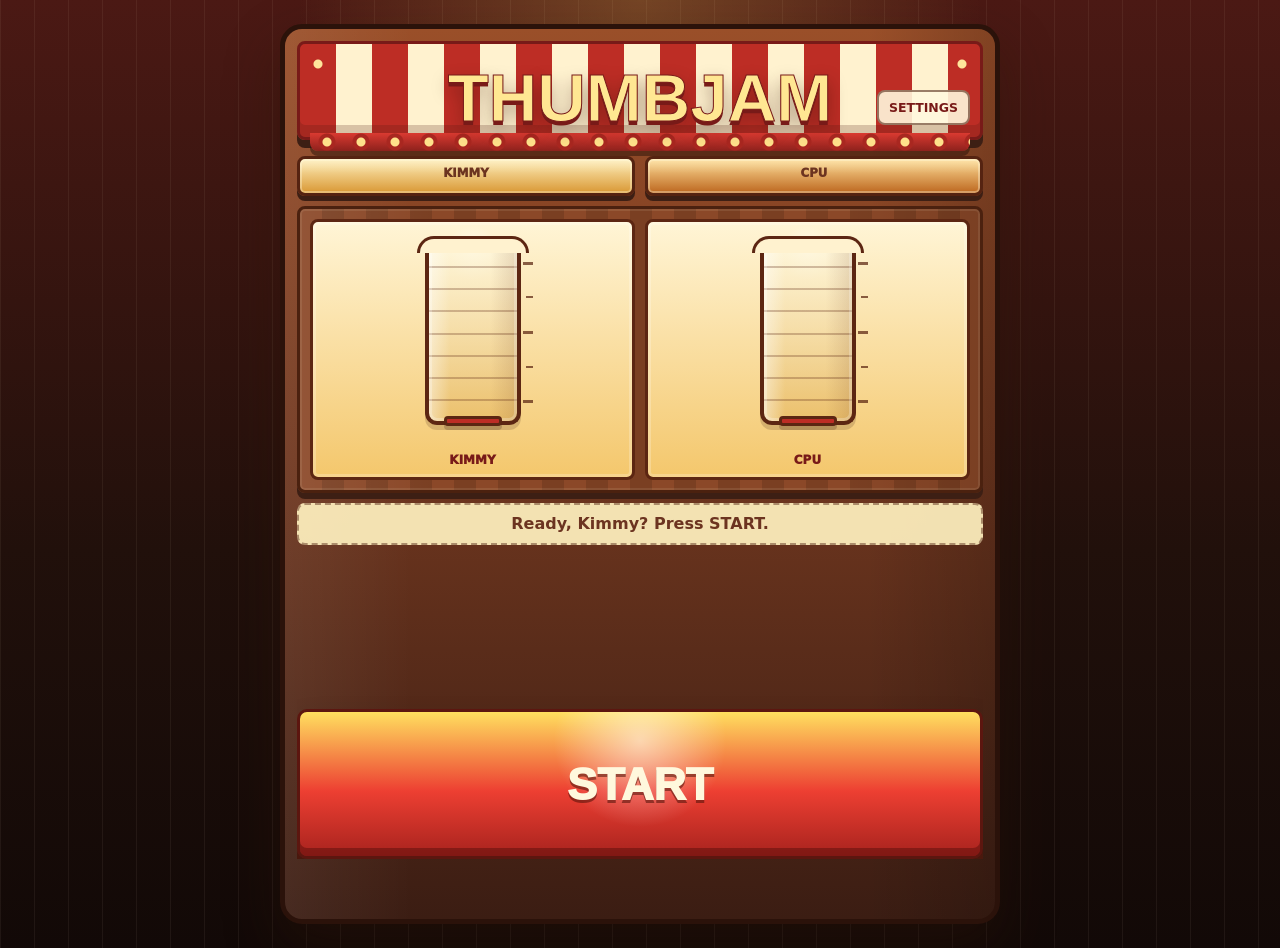
<file: index.html>
<!DOCTYPE html>
<html lang="en">
<head>
  <meta charset="UTF-8" />
  <meta name="viewport" content="width=device-width, initial-scale=1.0" />
  <meta name="theme-color" content="#081c34" />
  <meta name="apple-mobile-web-app-capable" content="yes" />
  <meta name="apple-mobile-web-app-title" content="ThumbJam" />
  <title>ThumbJam</title>
  <link rel="manifest" href="manifest.webmanifest" />
  <link rel="icon" href="icon.svg" type="image/svg+xml" />
  <link rel="apple-touch-icon" href="icon.svg" />
  <link rel="stylesheet" href="styles.css?v=14" />
</head>
<body>
  <div class="game-shell">
    <main id="setupScreen" class="setup-screen is-hidden">
      <header>
        <h1>ThumbJam</h1>
      </header>

      <section id="gameSettingsPanel" class="settings-panel">
        <label class="name-setting">
          Player name:
          <input id="playerNameInput" type="text" maxlength="24" autocomplete="off" />
        </label>
        <label>
          Target drops:
          <select id="targetSelect">
            <option value="25">25</option>
            <option value="35" selected>35</option>
            <option value="50">50</option>
          </select>
        </label>
        <label>
          Difficulty:
          <select id="difficultySelect">
            <option value="easy">Easy</option>
            <option value="medium" selected>Medium</option>
            <option value="hard">Hard</option>
          </select>
        </label>
        <label>
          Score display:
          <select id="scoreDisplaySelect">
            <option value="tubes" selected>Tubes</option>
            <option value="race">Circle Track</option>
          </select>
        </label>
      </section>

      <p id="setupStatus" class="status">Press START to play</p>

      <button id="startButton" class="action-button">START SOLO</button>
      <button id="doneSettingsButton" class="action-button secondary">Done</button>

      <section id="multiplayerPanel" class="settings-panel multiplayer-panel">
        <button id="hostButton" class="action-button secondary">Host Game</button>
        <label>
          Room:
          <input id="roomCodeInput" type="text" maxlength="4" placeholder="ABCD" />
        </label>
        <button id="joinButton" class="action-button secondary">Join Room</button>
        <label class="room-link-row">
          Join link:
          <input id="roomLinkInput" type="text" readonly placeholder="Host a game to create a link" />
        </label>
        <button id="copyLinkButton" class="action-button secondary">Copy Link</button>
      </section>
    </main>

    <main id="gameScreen" class="game-screen">
      <header class="game-header">
        <h1>ThumbJam</h1>
        <button id="settingsButton" class="settings-button" aria-label="Settings">Settings</button>
      </header>

      <div class="scoreboard">
        <div class="score-card">
          <h2 id="playerLabel">You</h2>
          <p id="playerScore">0</p>
        </div>
        <div class="score-card cpu">
          <h2 id="opponentLabel">CPU</h2>
          <p id="cpuScore">0</p>
        </div>
      </div>

      <section class="arena" id="arena">
        <div class="race-track" aria-hidden="true">
          <span class="race-start-line"></span>
          <span id="playerRaceCar" class="race-car player-race-car"></span>
          <span id="cpuRaceCar" class="race-car cpu-race-car"></span>
          <div class="race-key">
            <span id="playerRaceLabel">Player</span>
            <span id="opponentRaceLabel">CPU</span>
          </div>
        </div>
        <div class="lane">
          <div class="score-tube" aria-hidden="true">
            <div class="tower" id="playerTower"></div>
            <div class="score-float"></div>
          </div>
          <span id="playerLaneLabel">Player</span>
        </div>
        <div class="lane cpu-lane">
          <div class="score-tube" aria-hidden="true">
            <div class="tower" id="cpuTower"></div>
            <div class="score-float"></div>
          </div>
          <span id="opponentLaneLabel">CPU</span>
        </div>
      </section>

      <p id="status" class="status">Press START to play</p>

      <div class="play-zone">
        <button id="playButton" class="action-button play-button">START</button>
      </div>

      <div id="countdownOverlay" class="countdown-overlay is-hidden" aria-live="assertive">
        <span id="countdownText">3</span>
      </div>

      <div id="resultsOverlay" class="results-overlay is-hidden" aria-live="assertive">
        <div class="results-panel">
          <h2 id="resultTitle">Winner!</h2>
          <div id="resultScoreSummary" class="result-score-summary" aria-label="Final score">
            <div class="result-score-card">
              <span id="resultPlayerName">You</span>
              <strong id="resultPlayerScore">0</strong>
            </div>
            <div class="result-score-card">
              <span id="resultOpponentName">CPU</span>
              <strong id="resultOpponentScore">0</strong>
            </div>
          </div>
          <p id="resultDetail">Your drops hit the target first.</p>
          <div class="button-row">
            <button id="playAgainButton" class="action-button">Play Again</button>
            <button id="setupButton" class="action-button secondary">Settings</button>
          </div>
        </div>
      </div>
    </main>
  </div>

  <script src="script.js"></script>
  <script>
    if ('serviceWorker' in navigator && (location.protocol === 'https:' || location.hostname === 'localhost')) {
      window.addEventListener('load', () => {
        navigator.serviceWorker.register('./sw.js').catch(() => {});
      });
    }
  </script>
</body>
</html>
</file>
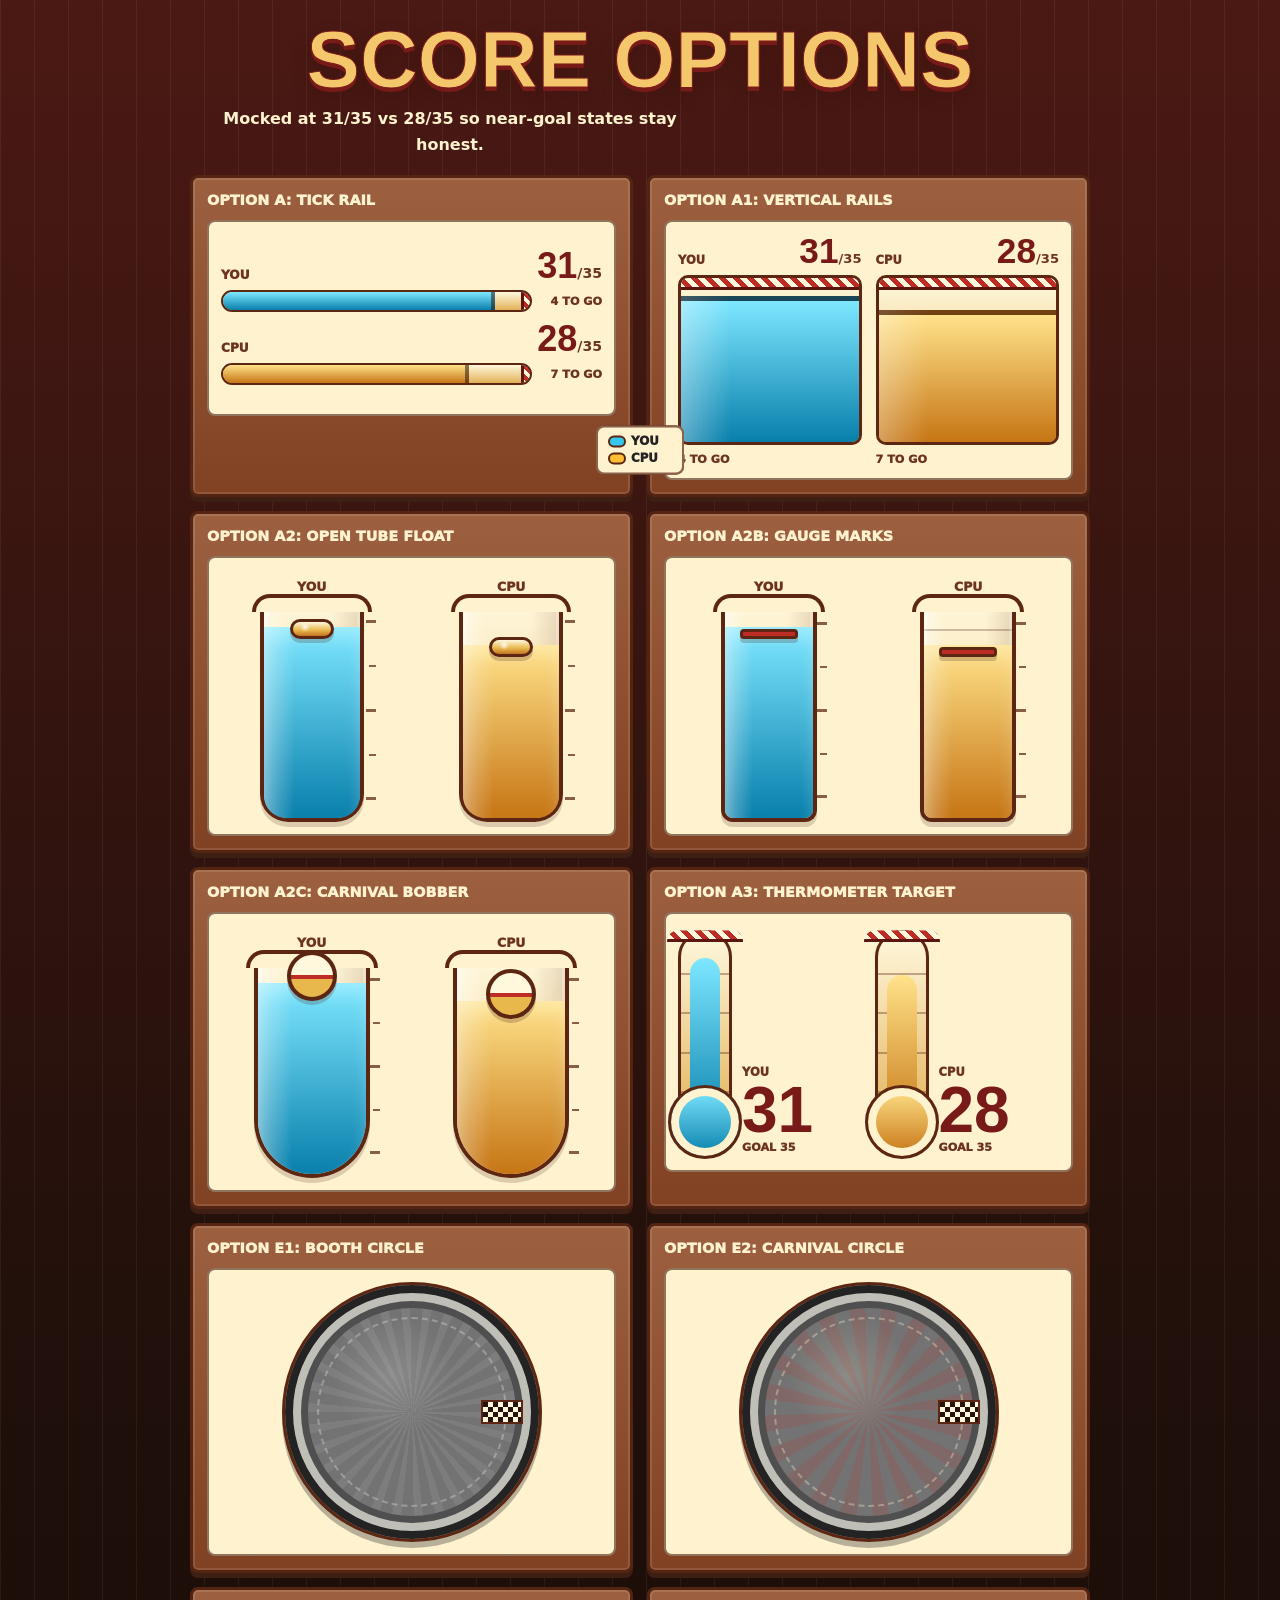
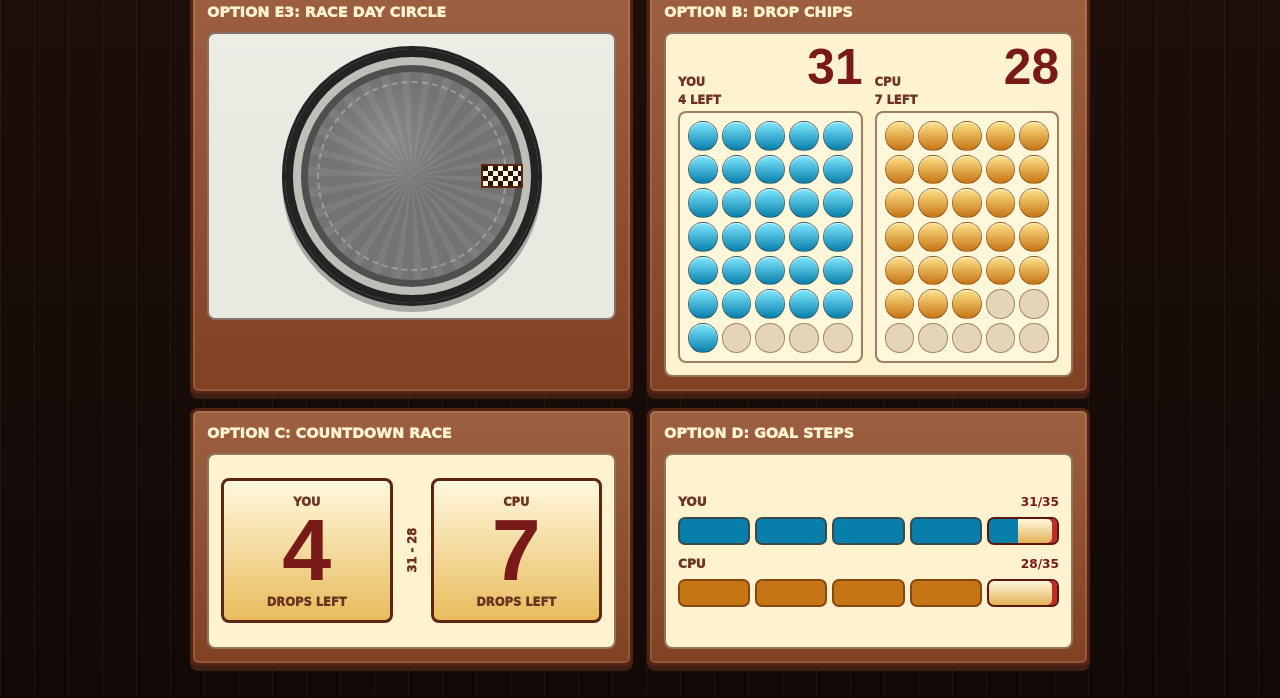
<file: score-mockups.html>
<!DOCTYPE html>
<html lang="en">
<head>
  <meta charset="UTF-8" />
  <meta name="viewport" content="width=device-width, initial-scale=1.0" />
  <title>ThumbJam Score Mockups</title>
  <link rel="stylesheet" href="styles.css?v=13" />
</head>
<body class="mockup-body">
  <main class="mockup-shell">
    <header class="mockup-header">
      <h1>Score Options</h1>
      <p>Mocked at 31/35 vs 28/35 so near-goal states stay honest.</p>
    </header>

    <section class="mockup-grid" aria-label="Score display mockups">
      <article class="mockup-panel">
        <h2>Option A: Tick Rail</h2>
        <div class="score-option score-option-rail">
          <div class="score-row" style="--score: 31; --target: 35; --progress: 88.57%;">
            <div class="score-row-meta">
              <span>You</span>
              <strong>31<span>/35</span></strong>
            </div>
            <div class="rail-meter" aria-hidden="true">
              <span class="rail-fill"></span>
              <span class="rail-goal"></span>
            </div>
            <small>4 to go</small>
          </div>
          <div class="score-row cpu" style="--score: 28; --target: 35; --progress: 80%;">
            <div class="score-row-meta">
              <span>CPU</span>
              <strong>28<span>/35</span></strong>
            </div>
            <div class="rail-meter" aria-hidden="true">
              <span class="rail-fill"></span>
              <span class="rail-goal"></span>
            </div>
            <small>7 to go</small>
          </div>
        </div>
      </article>

      <article class="mockup-panel mockup-panel-wide">
        <h2>Option A1: Vertical Rails</h2>
        <div class="score-option score-option-vertical">
          <div class="vertical-score" style="--progress: 88.57%;">
            <div class="vertical-topline">
              <span>You</span>
              <strong>31<span>/35</span></strong>
            </div>
            <div class="vertical-meter" aria-hidden="true">
              <span class="vertical-fill"></span>
              <span class="vertical-goal"></span>
            </div>
            <small>4 to go</small>
          </div>
          <div class="vertical-score cpu" style="--progress: 80%;">
            <div class="vertical-topline">
              <span>CPU</span>
              <strong>28<span>/35</span></strong>
            </div>
            <div class="vertical-meter" aria-hidden="true">
              <span class="vertical-fill"></span>
              <span class="vertical-goal"></span>
            </div>
            <small>7 to go</small>
          </div>
        </div>
      </article>

      <article class="mockup-panel mockup-panel-wide">
        <h2>Option A2: Open Tube Float</h2>
        <div class="score-option score-option-tubes">
          <div class="tube-pair tube-pair-classic">
            <div class="tube-score" style="--progress: 88.57%;">
              <span>You</span>
              <div class="open-tube" aria-hidden="true">
                <i class="tube-fill"></i>
                <i class="tube-float"></i>
              </div>
            </div>
            <div class="tube-score cpu" style="--progress: 80%;">
              <span>CPU</span>
              <div class="open-tube" aria-hidden="true">
                <i class="tube-fill"></i>
                <i class="tube-float"></i>
              </div>
            </div>
          </div>
        </div>
      </article>

      <article class="mockup-panel mockup-panel-wide">
        <h2>Option A2b: Gauge Marks</h2>
        <div class="score-option score-option-tubes">
          <div class="tube-pair tube-pair-gauge">
            <div class="tube-score" style="--progress: 88.57%;">
              <span>You</span>
              <div class="open-tube" aria-hidden="true">
                <i class="tube-fill"></i>
                <i class="tube-float"></i>
              </div>
            </div>
            <div class="tube-score cpu" style="--progress: 80%;">
              <span>CPU</span>
              <div class="open-tube" aria-hidden="true">
                <i class="tube-fill"></i>
                <i class="tube-float"></i>
              </div>
            </div>
          </div>
        </div>
      </article>

      <article class="mockup-panel mockup-panel-wide">
        <h2>Option A2c: Carnival Bobber</h2>
        <div class="score-option score-option-tubes">
          <div class="tube-pair tube-pair-bobber">
            <div class="tube-score" style="--progress: 88.57%;">
              <span>You</span>
              <div class="open-tube" aria-hidden="true">
                <i class="tube-fill"></i>
                <i class="tube-float"></i>
              </div>
            </div>
            <div class="tube-score cpu" style="--progress: 80%;">
              <span>CPU</span>
              <div class="open-tube" aria-hidden="true">
                <i class="tube-fill"></i>
                <i class="tube-float"></i>
              </div>
            </div>
          </div>
        </div>
      </article>

      <article class="mockup-panel mockup-panel-wide">
        <h2>Option A3: Thermometer Target</h2>
        <div class="score-option score-option-thermo">
          <div class="thermo-score" style="--progress: 88.57%;">
            <div class="thermo-meter" aria-hidden="true">
              <span class="thermo-fill"></span>
              <span class="thermo-target"></span>
            </div>
            <div class="thermo-copy">
              <span>You</span>
              <strong>31</strong>
              <small>Goal 35</small>
            </div>
          </div>
          <div class="thermo-score cpu" style="--progress: 80%;">
            <div class="thermo-meter" aria-hidden="true">
              <span class="thermo-fill"></span>
              <span class="thermo-target"></span>
            </div>
            <div class="thermo-copy">
              <span>CPU</span>
              <strong>28</strong>
              <small>Goal 35</small>
            </div>
          </div>
        </div>
      </article>

      <article class="mockup-panel mockup-panel-wide">
        <h2>Option E1: Booth Circle</h2>
        <div class="score-option score-option-oval score-option-oval-booth">
          <div class="oval-track" aria-hidden="true">
            <span class="start-line"></span>
            <span class="track-car player-car" style="--turn: 318.85deg;"></span>
            <span class="track-car cpu-car" style="--turn: 288deg;"></span>
          </div>
          <div class="oval-key">
            <span>You</span>
            <span>CPU</span>
          </div>
        </div>
      </article>

      <article class="mockup-panel mockup-panel-wide">
        <h2>Option E2: Carnival Circle</h2>
        <div class="score-option score-option-oval score-option-oval-carnival">
          <div class="oval-track" aria-hidden="true">
            <span class="start-line"></span>
            <span class="track-car player-car" style="--turn: 318.85deg;"></span>
            <span class="track-car cpu-car" style="--turn: 288deg;"></span>
          </div>
          <div class="oval-key">
            <span>You</span>
            <span>CPU</span>
          </div>
        </div>
      </article>

      <article class="mockup-panel mockup-panel-wide">
        <h2>Option E3: Race Day Circle</h2>
        <div class="score-option score-option-oval score-option-oval-raceday">
          <div class="oval-track" aria-hidden="true">
            <span class="start-line"></span>
            <span class="track-car player-car" style="--turn: 318.85deg;"></span>
            <span class="track-car cpu-car" style="--turn: 288deg;"></span>
          </div>
          <div class="oval-key">
            <span>You</span>
            <span>CPU</span>
          </div>
        </div>
      </article>

      <article class="mockup-panel">
        <h2>Option B: Drop Chips</h2>
        <div class="score-option score-option-chips">
          <div class="chip-score">
            <span>You</span>
            <strong>31</strong>
            <small>4 left</small>
            <div class="chip-lane" style="--filled: 31;">
              <i class="filled"></i><i class="filled"></i><i class="filled"></i><i class="filled"></i><i class="filled"></i><i class="filled"></i><i class="filled"></i>
              <i class="filled"></i><i class="filled"></i><i class="filled"></i><i class="filled"></i><i class="filled"></i><i class="filled"></i><i class="filled"></i>
              <i class="filled"></i><i class="filled"></i><i class="filled"></i><i class="filled"></i><i class="filled"></i><i class="filled"></i><i class="filled"></i>
              <i class="filled"></i><i class="filled"></i><i class="filled"></i><i class="filled"></i><i class="filled"></i><i class="filled"></i><i class="filled"></i>
              <i class="filled"></i><i class="filled"></i><i class="filled"></i><i></i><i></i><i></i><i></i>
            </div>
          </div>
          <div class="chip-score cpu">
            <span>CPU</span>
            <strong>28</strong>
            <small>7 left</small>
            <div class="chip-lane" style="--filled: 28;">
              <i class="filled"></i><i class="filled"></i><i class="filled"></i><i class="filled"></i><i class="filled"></i><i class="filled"></i><i class="filled"></i>
              <i class="filled"></i><i class="filled"></i><i class="filled"></i><i class="filled"></i><i class="filled"></i><i class="filled"></i><i class="filled"></i>
              <i class="filled"></i><i class="filled"></i><i class="filled"></i><i class="filled"></i><i class="filled"></i><i class="filled"></i><i class="filled"></i>
              <i class="filled"></i><i class="filled"></i><i class="filled"></i><i class="filled"></i><i class="filled"></i><i class="filled"></i><i class="filled"></i>
              <i></i><i></i><i></i><i></i><i></i><i></i><i></i>
            </div>
          </div>
        </div>
      </article>

      <article class="mockup-panel">
        <h2>Option C: Countdown Race</h2>
        <div class="score-option score-option-countdown">
          <div class="countdown-score">
            <span>You</span>
            <strong>4</strong>
            <small>drops left</small>
          </div>
          <div class="countdown-vs">31 - 28</div>
          <div class="countdown-score cpu">
            <span>CPU</span>
            <strong>7</strong>
            <small>drops left</small>
          </div>
        </div>
      </article>

      <article class="mockup-panel">
        <h2>Option D: Goal Steps</h2>
        <div class="score-option score-option-steps">
          <div class="step-score" style="--progress: 88.57%;">
            <div class="step-label">
              <span>You</span>
              <strong>31/35</strong>
            </div>
            <div class="step-track" aria-hidden="true">
              <span style="--fill: 100%;"></span><span style="--fill: 100%;"></span><span style="--fill: 100%;"></span><span style="--fill: 100%;"></span><span style="--fill: 42.85%;"></span>
            </div>
          </div>
          <div class="step-score cpu" style="--progress: 80%;">
            <div class="step-label">
              <span>CPU</span>
              <strong>28/35</strong>
            </div>
            <div class="step-track" aria-hidden="true">
              <span style="--fill: 100%;"></span><span style="--fill: 100%;"></span><span style="--fill: 100%;"></span><span style="--fill: 100%;"></span><span style="--fill: 0%;"></span>
            </div>
          </div>
        </div>
      </article>
    </section>
  </main>
</body>
</html>
</file>
<file: styles.css>
:root {
  --bg: #20110c;
  --booth-red: #bd2d25;
  --booth-red-dark: #781a18;
  --cream: #fff2cf;
  --cream-deep: #f4c76c;
  --wood: #7a3f22;
  --wood-dark: #3d1f14;
  --ink: #27120d;
  --text: #fff8dd;
  --muted: #6c3420;
  --player: #35c7f0;
  --player-deep: #087fab;
  --cpu: #ffbd35;
  --cpu-deep: #c67514;
  --shadow: 0 24px 54px rgba(48, 20, 8, 0.38);
}

* {
  box-sizing: border-box;
}

body {
  margin: 0;
  min-height: 100vh;
  font-family: Avenir Next, Trebuchet MS, system-ui, sans-serif;
  color: var(--text);
  background:
    radial-gradient(circle at 50% 0%, rgba(255, 210, 92, 0.24), transparent 30%),
    linear-gradient(90deg, rgba(255, 242, 207, 0.06) 1px, transparent 1px),
    linear-gradient(180deg, #4b1914 0%, #21100b 58%, #120907 100%);
  background-size: auto, 34px 34px, auto;
  padding: 0;
  touch-action: manipulation;
}

body.is-playing {
  overflow: hidden;
  overscroll-behavior: none;
  touch-action: none;
}

.game-shell {
  width: min(720px, 100%);
  min-height: 100vh;
  min-height: 100svh;
  margin: 0 auto;
  padding: 12px;
  padding-bottom: calc(12px + env(safe-area-inset-bottom));
  background:
    linear-gradient(90deg, rgba(255, 255, 255, 0.06), transparent 18%, transparent 82%, rgba(0, 0, 0, 0.16)),
    linear-gradient(180deg, #9a4f29 0%, #70371f 48%, #3b1d13 100%);
}

.setup-screen {
  display: grid;
  gap: 16px;
}

.game-screen {
  height: calc(100vh - 24px);
  height: calc(100svh - 24px - env(safe-area-inset-bottom));
  min-height: calc(100vh - 24px);
  min-height: calc(100svh - 24px - env(safe-area-inset-bottom));
  display: flex;
  flex-direction: column;
  gap: 10px;
  overflow: hidden;
  overscroll-behavior: none;
  touch-action: none;
  position: relative;
}

.countdown-overlay {
  position: absolute;
  inset: 0;
  z-index: 10;
  display: grid;
  place-items: center;
  background: rgba(31, 12, 8, 0.72);
  color: var(--cream);
  font-size: clamp(5rem, 28vw, 12rem);
  font-weight: 900;
  line-height: 1;
  text-align: center;
  text-shadow: 0 7px 0 var(--booth-red-dark), 0 18px 34px rgba(0, 0, 0, 0.42);
  pointer-events: none;
}

.results-overlay {
  position: absolute;
  inset: 0;
  z-index: 11;
  display: grid;
  place-items: center;
  padding: 18px;
  background: rgba(32, 13, 7, 0.82);
  touch-action: manipulation;
}

.results-panel {
  width: min(420px, 100%);
  display: grid;
  gap: 16px;
  padding: 22px;
  border: 4px solid var(--booth-red-dark);
  border-radius: 8px;
  background:
    linear-gradient(135deg, rgba(255, 255, 255, 0.22), transparent 26%),
    linear-gradient(180deg, #fff0bd, #f0b84f);
  box-shadow: 0 0 0 5px #ffd36f, 0 22px 42px rgba(0, 0, 0, 0.36);
  color: var(--ink);
  text-align: center;
}

.results-panel h2 {
  margin: 0;
  color: var(--booth-red-dark);
  font-size: clamp(2rem, 10vw, 3.4rem);
  font-weight: 1000;
  line-height: 0.95;
  text-transform: uppercase;
  text-shadow: 0 2px 0 #fff7df;
}

.result-score-summary {
  display: grid;
  grid-template-columns: repeat(2, minmax(0, 1fr));
  gap: 10px;
}

.result-score-card {
  min-width: 0;
  display: grid;
  gap: 8px;
  padding: 14px 12px;
  border: 2px solid rgba(94, 41, 18, 0.26);
  border-radius: 8px;
  background: rgba(255, 248, 221, 0.76);
  color: var(--ink);
}

.result-score-card span {
  overflow-wrap: anywhere;
  color: var(--muted);
  font-size: 0.9rem;
  font-weight: 900;
  line-height: 1.1;
  text-transform: uppercase;
}

.result-score-card strong {
  font-size: clamp(2.1rem, 12vw, 4rem);
  line-height: 0.95;
}

.results-panel p {
  margin: 0;
  max-width: none;
  color: var(--muted);
}

header {
  text-align: center;
}

.game-header,
.setup-screen header {
  position: relative;
  display: flex;
  justify-content: center;
  align-items: end;
  min-height: 78px;
  padding: 24px 72px 10px;
  border: 3px solid var(--booth-red-dark);
  border-radius: 8px;
  background:
    radial-gradient(circle at 18px 20px, #ffe59b 0 4px, transparent 5px),
    radial-gradient(circle at calc(100% - 18px) 20px, #ffe59b 0 4px, transparent 5px),
    repeating-linear-gradient(90deg, var(--booth-red) 0 36px, var(--cream) 36px 72px);
  box-shadow: inset 0 -12px 0 rgba(80, 23, 17, 0.22), 0 8px 0 var(--wood-dark);
}

.game-header::after,
.setup-screen header::after {
  content: "";
  position: absolute;
  left: 10px;
  right: 10px;
  bottom: -14px;
  height: 18px;
  border-radius: 0 0 8px 8px;
  background:
    radial-gradient(circle, #ffe08a 0 4px, #a92720 5px 8px, transparent 9px) 0 50% / 34px 18px repeat-x,
    linear-gradient(180deg, #da3a31, #8d211c);
  box-shadow: 0 5px 0 rgba(43, 17, 9, 0.5);
}

.settings-button {
  position: absolute;
  right: 10px;
  bottom: 12px;
  border: 2px solid rgba(74, 29, 14, 0.56);
  border-radius: 8px;
  background: rgba(255, 248, 221, 0.9);
  color: var(--booth-red-dark);
  padding: 8px 10px;
  font: inherit;
  font-size: 0.78rem;
  font-weight: 900;
  cursor: pointer;
  text-transform: uppercase;
}

.settings-button:disabled {
  opacity: 0.42;
  cursor: default;
}

h1 {
  position: relative;
  z-index: 1;
  margin: 0;
  color: #ffe792;
  font-family: Impact, Haettenschweiler, Avenir Next Condensed, sans-serif;
  font-size: clamp(2.2rem, 10vw, 4.2rem);
  font-weight: 900;
  line-height: 0.88;
  letter-spacing: 0;
  text-transform: uppercase;
  -webkit-text-stroke: 1px var(--booth-red-dark);
  text-shadow: 0 4px 0 var(--booth-red-dark), 0 8px 18px rgba(51, 16, 8, 0.4);
}

p {
  margin: 12px auto 0;
  max-width: 680px;
  line-height: 1.6;
  color: var(--cream);
}

.scoreboard {
  display: grid;
  grid-template-columns: repeat(2, minmax(0, 1fr));
  gap: 10px;
  margin-top: 6px;
}

.score-card {
  position: relative;
  min-width: 0;
  padding: 8px 12px 9px;
  border: 3px solid #552311;
  border-radius: 8px;
  background:
    linear-gradient(180deg, rgba(255, 255, 255, 0.18), transparent 42%),
    linear-gradient(180deg, #fff0bd, #d99834);
  box-shadow: inset 0 0 0 2px rgba(255, 248, 221, 0.36), 0 5px 0 var(--wood-dark);
  color: var(--ink);
  text-align: center;
}

.score-card.cpu {
  background:
    linear-gradient(180deg, rgba(255, 255, 255, 0.18), transparent 42%),
    linear-gradient(180deg, #ffe09a, #bd671f);
}

.score-card h2 {
  margin: 0 0 4px;
  color: var(--muted);
  font-size: 0.74rem;
  font-weight: 1000;
  line-height: 1.05;
  text-transform: uppercase;
  overflow-wrap: anywhere;
}

.score-card p {
  margin: 0;
  color: var(--booth-red-dark);
  font-family: Impact, Haettenschweiler, Avenir Next Condensed, sans-serif;
  font-size: 1rem;
  font-weight: 900;
  line-height: 0.92;
  text-shadow: 0 2px 0 rgba(255, 248, 221, 0.72);
  position: absolute;
  width: 1px;
  height: 1px;
  overflow: hidden;
  clip: rect(0 0 0 0);
  white-space: nowrap;
}

.status {
  width: 100%;
  margin: 0;
  max-width: none;
  min-height: 42px;
  display: flex;
  align-items: center;
  justify-content: center;
  padding: 8px 12px;
  border: 2px dashed rgba(78, 31, 15, 0.44);
  border-radius: 8px;
  background: rgba(255, 241, 191, 0.92);
  color: var(--muted);
  text-align: center;
  font-weight: 900;
  line-height: 1.25;
}

.settings-panel {
  display: flex;
  flex-wrap: wrap;
  gap: 12px;
  align-items: stretch;
  margin-top: 12px;
  padding: 16px;
  border: 3px solid #552311;
  border-radius: 8px;
  background:
    linear-gradient(180deg, rgba(255, 248, 221, 0.12), rgba(0, 0, 0, 0.08)),
    #8c4726;
  box-shadow: inset 0 0 0 2px rgba(255, 248, 221, 0.12), 0 5px 0 var(--wood-dark);
}

.settings-panel label {
  margin: 0;
  color: var(--cream);
  display: flex;
  flex: 1 1 180px;
  gap: 10px;
  align-items: center;
  justify-content: space-between;
  font-weight: 800;
}

.settings-panel .name-setting {
  flex-basis: 100%;
}

.name-setting input {
  flex: 1;
}

select,
input {
  min-width: 0;
  border-radius: 8px;
  border: 2px solid rgba(65, 26, 13, 0.58);
  background: #fff8dd;
  color: var(--ink);
  padding: 10px 12px;
  font: inherit;
  font-weight: 800;
}

input::placeholder {
  color: rgba(39, 18, 13, 0.48);
}

.is-hidden {
  display: none !important;
}

.multiplayer-panel {
  display: grid;
  grid-template-columns: 1fr;
}

.room-link-row {
  flex-direction: column;
  align-items: stretch;
}

.button-row {
  display: grid;
  grid-template-columns: repeat(auto-fit, minmax(160px, 1fr));
  gap: 10px;
}

.action-button {
  border: 3px solid #5a210f;
  border-radius: 8px;
  padding: 18px 16px;
  color: var(--ink);
  cursor: pointer;
  background:
    linear-gradient(180deg, rgba(255, 255, 255, 0.42), transparent 38%),
    linear-gradient(180deg, #64dcff, #1595c3 68%, #087fab);
  box-shadow: inset 0 -5px 0 rgba(0, 65, 100, 0.4), 0 7px 0 #3d1f14, 0 16px 24px rgba(50, 20, 8, 0.28);
  font-size: 1.05rem;
  font-weight: 1000;
  text-transform: uppercase;
  touch-action: manipulation;
  transition: transform 0.12s ease, filter 0.12s ease, box-shadow 0.12s ease;
}

body.is-playing .action-button {
  touch-action: manipulation;
}

.play-zone {
  margin-top: auto;
  touch-action: manipulation;
}

.play-button {
  width: 100%;
  min-height: clamp(96px, 19svh, 150px);
  border-color: #5c160f;
  border-radius: 10px;
  background:
    radial-gradient(circle at 50% 20%, rgba(255, 255, 255, 0.55), transparent 24%),
    linear-gradient(180deg, #ffdf5f, #ed3f32 55%, #a8231e);
  box-shadow: inset 0 -8px 0 rgba(92, 15, 10, 0.5), 0 9px 0 #4a180d, 0 18px 28px rgba(45, 17, 7, 0.34);
  color: #fff8dd;
  font-size: clamp(1.65rem, 8vw, 2.8rem);
  letter-spacing: 0;
  text-shadow: 0 3px 0 rgba(76, 17, 8, 0.55);
}

.action-button:hover {
  filter: brightness(1.04);
  transform: translateY(-2px);
}

.action-button:active {
  transform: translateY(5px);
  box-shadow: inset 0 -2px 0 rgba(0, 65, 100, 0.36), 0 2px 0 #3d1f14, 0 8px 14px rgba(50, 20, 8, 0.24);
}

.play-button:active {
  box-shadow: inset 0 -3px 0 rgba(92, 15, 10, 0.5), 0 3px 0 #4a180d, 0 8px 14px rgba(45, 17, 7, 0.28);
}

.action-button.secondary {
  background:
    linear-gradient(180deg, rgba(255, 255, 255, 0.24), transparent 40%),
    linear-gradient(180deg, #fff2cf, #dda94b);
  color: var(--booth-red-dark);
  box-shadow: inset 0 -4px 0 rgba(99, 42, 14, 0.22), 0 5px 0 #3d1f14;
}

.arena {
  display: grid;
  grid-template-columns: repeat(2, minmax(0, 1fr));
  gap: 10px;
  min-height: 0;
  padding: 10px;
  border: 3px solid #4b210f;
  border-radius: 8px;
  background:
    linear-gradient(90deg, rgba(255, 255, 255, 0.07), transparent 20%, transparent 80%, rgba(0, 0, 0, 0.12)),
    repeating-linear-gradient(90deg, #8b4828 0 22px, #7a3f22 22px 44px);
  box-shadow: inset 0 0 0 2px rgba(255, 248, 221, 0.09), 0 6px 0 var(--wood-dark);
}

.lane {
  --progress: 0%;
  min-width: 0;
  min-height: clamp(160px, 29svh, 280px);
  position: relative;
  overflow: visible;
  padding: 16px 12px 34px;
  border: 3px solid #5c2612;
  border-radius: 8px;
  background:
    radial-gradient(circle at 50% 12%, rgba(255, 255, 255, 0.62), transparent 10%),
    linear-gradient(180deg, #fff5d6 0%, #f4c76c 100%);
  box-shadow: inset 0 0 0 3px rgba(255, 255, 255, 0.22);
}

.score-tube {
  content: "";
  position: absolute;
  z-index: 1;
  left: 50%;
  top: 22px;
  bottom: 52px;
  width: min(96px, 58%);
  transform: translateX(-50%);
  overflow: visible;
  border: 4px solid #5c2612;
  border-top: 0;
  border-radius: 0 0 12px 12px;
  background:
    repeating-linear-gradient(0deg, transparent 0 calc(12.5% - 2px), rgba(92, 38, 18, 0.28) calc(12.5% - 2px) 12.5%),
    linear-gradient(90deg, rgba(255, 255, 255, 0.46), transparent 24%, transparent 70%, rgba(92, 38, 18, 0.14)),
    linear-gradient(180deg, rgba(255, 248, 221, 0.78), rgba(226, 177, 86, 0.54));
  box-shadow: inset 0 0 0 3px rgba(255, 255, 255, 0.24), 0 5px 0 rgba(61, 31, 20, 0.18);
}

.score-tube::before {
  content: "";
  position: absolute;
  left: -12px;
  right: -12px;
  top: -8px;
  height: 14px;
  border: 3px solid #5c2612;
  border-bottom: 0;
  border-radius: 999px 999px 0 0;
  background: #fff2cf;
}

.score-tube::after {
  content: "";
  position: absolute;
  inset: 18px -16px 18px auto;
  width: 10px;
  background:
    linear-gradient(#5c2612 0 0) 0 0 / 10px 3px no-repeat,
    linear-gradient(#5c2612 0 0) 3px 25% / 7px 2px no-repeat,
    linear-gradient(#5c2612 0 0) 0 50% / 10px 3px no-repeat,
    linear-gradient(#5c2612 0 0) 3px 75% / 7px 2px no-repeat,
    linear-gradient(#5c2612 0 0) 0 100% / 10px 3px no-repeat;
  opacity: 0.72;
}

.lane span {
  position: absolute;
  z-index: 4;
  bottom: 10px;
  left: 10px;
  right: 10px;
  color: var(--booth-red-dark);
  font-size: 0.75rem;
  font-weight: 1000;
  line-height: 1.05;
  text-align: center;
  text-transform: uppercase;
  overflow-wrap: anywhere;
}

.tower {
  position: absolute;
  z-index: 1;
  inset: auto 0 0;
  width: 100%;
  max-height: 100%;
  height: 0;
  border-radius: 0 0 8px 8px;
  background:
    linear-gradient(90deg, rgba(255, 255, 255, 0.36), transparent 32%),
    linear-gradient(180deg, #7ee7ff, var(--player) 45%, var(--player-deep));
  box-shadow: inset 0 11px 16px rgba(255, 255, 255, 0.24);
  transition: height 0.16s cubic-bezier(0.2, 0.8, 0.2, 1);
}

.score-float {
  content: "";
  position: absolute;
  z-index: 2;
  left: 50%;
  bottom: calc(var(--progress) - 5px);
  width: 58px;
  max-width: calc(100% - 14px);
  height: 10px;
  transform: translateX(-50%);
  border: 3px solid #5c2612;
  border-radius: 4px;
  background: var(--booth-red);
  box-shadow: 0 4px 0 rgba(61, 31, 20, 0.22);
  animation: tube-bob 720ms ease-in-out infinite alternate;
}

.cpu-lane .tower {
  background:
    linear-gradient(90deg, rgba(255, 255, 255, 0.3), transparent 32%),
    linear-gradient(180deg, #ffe28a, var(--cpu) 48%, var(--cpu-deep));
}

.race-track {
  display: none;
}

.arena.score-display-race {
  display: block;
  padding: 10px;
  background:
    linear-gradient(180deg, rgba(255, 255, 255, 0.12), transparent 40%),
    #d7d7cf;
}

.arena.score-display-race .lane {
  display: none;
}

.arena.score-display-race .race-track {
  --radius: clamp(74px, 27vw, 124px);
  display: block;
  position: relative;
  width: min(100%, clamp(220px, 46svh, 320px));
  aspect-ratio: 1;
  margin: 0 auto;
  min-height: 0;
  border: 3px solid #232323;
  border-radius: 50%;
  overflow: hidden;
  background:
    radial-gradient(circle at 42% 36%, rgba(255, 255, 255, 0.16), transparent 28%),
    repeating-conic-gradient(from 6deg at 50% 50%, rgba(255, 255, 255, 0.07) 0 5deg, transparent 5deg 12deg),
    #737373;
  box-shadow:
    inset 0 0 0 8px #232323,
    inset 0 0 0 16px #bfbfb7,
    inset 0 0 0 23px #4f4f4f,
    0 6px 0 rgba(35, 35, 35, 0.4);
}

.arena.score-display-race .race-track::before {
  content: "";
  position: absolute;
  inset: 32px;
  border: 2px dashed rgba(255, 255, 255, 0.28);
  border-radius: 50%;
}

.arena.score-display-race .race-track::after {
  content: none;
}

.race-start-line {
  position: absolute;
  z-index: 2;
  right: 20px;
  top: 50%;
  width: 42px;
  height: 24px;
  transform: translateY(-50%);
  border: 2px solid #232323;
  background:
    conic-gradient(#fff8dd 25%, #27120d 0 50%, #fff8dd 0 75%, #27120d 0) 0 0 / 10px 10px;
}

.race-car {
  --turn: 0deg;
  position: absolute;
  z-index: 4;
  left: 50%;
  top: 50%;
  width: 30px;
  height: 16px;
  border: 2px solid #232323;
  border-radius: 8px 10px 10px 8px;
  background:
    radial-gradient(circle at 35% 50%, rgba(255, 255, 255, 0.9), transparent 16%),
    linear-gradient(180deg, #7ee7ff, var(--player-deep));
  box-shadow: 0 3px 0 rgba(35, 35, 35, 0.24);
  transform:
    translate(-50%, -50%)
    rotate(var(--turn))
    translateX(var(--radius))
    rotate(90deg);
  transition: transform 0.16s cubic-bezier(0.2, 0.8, 0.2, 1);
}

.cpu-race-car {
  background:
    radial-gradient(circle at 35% 50%, rgba(255, 255, 255, 0.85), transparent 16%),
    linear-gradient(180deg, #ffe28a, var(--cpu-deep));
  transform:
    translate(-50%, -50%)
    rotate(var(--turn))
    translateX(calc(var(--radius) - 18px))
    rotate(90deg);
}

.race-key {
  position: absolute;
  left: 50%;
  top: 50%;
  z-index: 5;
  display: grid;
  grid-template-columns: 1fr;
  justify-content: center;
  gap: 5px;
  min-width: 88px;
  transform: translate(-50%, -50%);
  padding: 8px 10px;
  border: 2px solid rgba(35, 35, 35, 0.72);
  border-radius: 8px;
  background: rgba(233, 233, 225, 0.88);
  color: #232323;
  font-size: 0.72rem;
  font-weight: 1000;
  line-height: 1;
  text-transform: uppercase;
}

.race-key span {
  min-width: 0;
  display: inline-flex;
  align-items: center;
  gap: 5px;
  overflow-wrap: anywhere;
}

.race-key span::before {
  content: "";
  flex: 0 0 auto;
  width: 14px;
  height: 8px;
  border: 2px solid #232323;
  border-radius: 999px;
  background: var(--player);
}

.race-key span:nth-child(2)::before {
  background: var(--cpu);
}

@keyframes tube-bob {
  from {
    transform: translateX(-50%) translateY(-2px) rotate(-1deg);
  }

  to {
    transform: translateX(-50%) translateY(2px) rotate(1deg);
  }
}

@media (max-width: 430px) {
  .game-shell {
    padding-inline: 8px;
  }

  .game-screen {
    gap: 10px;
  }

  .game-header,
  .setup-screen header {
    min-height: 70px;
    padding-inline: 58px;
  }

  .settings-button {
    max-width: 56px;
    padding-inline: 6px;
    font-size: 0.68rem;
  }

  .score-card {
    padding-inline: 8px;
  }
}

@media (min-width: 721px) {
  body {
    padding: 24px;
  }

  .game-shell {
    border: 5px solid #2b120a;
    border-radius: 22px;
    box-shadow: var(--shadow);
  }

  .game-screen {
    height: calc(100vh - 82px);
    min-height: calc(100vh - 82px);
  }
}

.mockup-body {
  min-height: 100vh;
  background:
    linear-gradient(90deg, rgba(255, 242, 207, 0.06) 1px, transparent 1px),
    linear-gradient(180deg, #4b1914 0%, #21100b 58%, #120907 100%);
  background-size: 34px 34px, auto;
  padding: 14px;
  overflow: auto;
}

.mockup-shell {
  width: min(900px, 100%);
  margin: 0 auto;
}

.mockup-header {
  padding: 10px 0 18px;
}

.mockup-header h1 {
  margin: 0;
  font-family: Impact, Haettenschweiler, Avenir Next Condensed, sans-serif;
  font-size: clamp(2.5rem, 12vw, 5rem);
  line-height: 0.9;
  color: var(--cream-deep);
  text-transform: uppercase;
  text-shadow: 0 4px 0 var(--booth-red-dark), 0 8px 18px rgba(51, 16, 8, 0.4);
}

.mockup-header p {
  margin: 10px 0 0;
  max-width: 520px;
  color: var(--cream);
  font-weight: 800;
}

.mockup-grid {
  display: grid;
  grid-template-columns: repeat(auto-fit, minmax(min(100%, 360px), 1fr));
  gap: 14px;
  padding-bottom: 18px;
}

.mockup-panel {
  min-width: 0;
  padding: 14px;
  border: 3px solid #552311;
  border-radius: 8px;
  background:
    linear-gradient(180deg, rgba(255, 248, 221, 0.14), rgba(0, 0, 0, 0.08)),
    #8c4726;
  box-shadow: inset 0 0 0 2px rgba(255, 248, 221, 0.12), 0 5px 0 var(--wood-dark);
}

.mockup-panel h2 {
  margin: 0 0 12px;
  color: var(--cream);
  font-size: 0.9rem;
  font-weight: 1000;
  text-transform: uppercase;
}

.mockup-panel-wide {
  grid-column: span 1;
}

.score-option {
  min-height: 196px;
  display: grid;
  align-content: center;
  gap: 12px;
  padding: 12px;
  border: 2px solid rgba(65, 26, 13, 0.58);
  border-radius: 8px;
  background: #fff2cf;
  color: var(--ink);
}

.score-row {
  display: grid;
  grid-template-columns: 1fr auto;
  gap: 8px 12px;
  align-items: center;
}

.score-row-meta {
  display: flex;
  align-items: end;
  justify-content: space-between;
  gap: 10px;
  grid-column: 1 / -1;
  color: var(--muted);
  font-size: 0.76rem;
  font-weight: 1000;
  text-transform: uppercase;
}

.score-row-meta strong {
  color: var(--booth-red-dark);
  font-family: Impact, Haettenschweiler, Avenir Next Condensed, sans-serif;
  font-size: 2.25rem;
  line-height: 0.86;
}

.score-row-meta strong span {
  color: var(--muted);
  font-family: Avenir Next, Trebuchet MS, system-ui, sans-serif;
  font-size: 0.88rem;
}

.score-row small {
  min-width: 58px;
  color: var(--muted);
  font-size: 0.7rem;
  font-weight: 1000;
  text-align: right;
  text-transform: uppercase;
}

.rail-meter {
  position: relative;
  height: 22px;
  overflow: hidden;
  border: 2px solid #5c2612;
  border-radius: 999px;
  background:
    repeating-linear-gradient(90deg, transparent 0 calc(20% - 2px), rgba(92, 38, 18, 0.42) calc(20% - 2px) 20%),
    linear-gradient(180deg, #fff8dd, #e2b156);
}

.rail-fill {
  position: absolute;
  inset: 0 auto 0 0;
  width: var(--progress);
  border-right: 4px solid rgba(39, 18, 13, 0.52);
  background: linear-gradient(180deg, #7ee7ff, var(--player-deep));
}

.cpu .rail-fill {
  background: linear-gradient(180deg, #ffe28a, var(--cpu-deep));
}

.rail-goal {
  position: absolute;
  inset: -2px 0 -2px auto;
  width: 9px;
  border-left: 3px solid #5c160f;
  background: repeating-linear-gradient(45deg, #fff8dd 0 4px, var(--booth-red) 4px 8px);
}

.score-option-vertical {
  min-height: 260px;
  grid-template-columns: 1fr 1fr;
  align-items: stretch;
  gap: 14px;
}

.vertical-score {
  min-width: 0;
  display: grid;
  grid-template-rows: auto 1fr auto;
  gap: 8px;
}

.vertical-topline {
  display: flex;
  align-items: end;
  justify-content: space-between;
  gap: 8px;
  color: var(--muted);
  font-size: 0.72rem;
  font-weight: 1000;
  text-transform: uppercase;
}

.vertical-topline strong {
  color: var(--booth-red-dark);
  font-family: Impact, Haettenschweiler, Avenir Next Condensed, sans-serif;
  font-size: 2.2rem;
  line-height: 0.9;
}

.vertical-topline strong span {
  color: var(--muted);
  font-family: Avenir Next, Trebuchet MS, system-ui, sans-serif;
  font-size: 0.82rem;
}

.vertical-meter {
  position: relative;
  min-height: 170px;
  overflow: hidden;
  border: 3px solid #5c2612;
  border-radius: 10px;
  background:
    repeating-linear-gradient(0deg, transparent 0 calc(20% - 2px), rgba(92, 38, 18, 0.44) calc(20% - 2px) 20%),
    linear-gradient(180deg, #fff8dd, #e2b156);
}

.vertical-fill {
  position: absolute;
  inset: auto 0 0;
  height: var(--progress);
  border-top: 5px solid rgba(39, 18, 13, 0.52);
  background:
    linear-gradient(90deg, rgba(255, 255, 255, 0.34), transparent 28%),
    linear-gradient(180deg, #7ee7ff, var(--player-deep));
}

.cpu .vertical-fill {
  background:
    linear-gradient(90deg, rgba(255, 255, 255, 0.3), transparent 28%),
    linear-gradient(180deg, #ffe28a, var(--cpu-deep));
}

.vertical-goal {
  position: absolute;
  inset: 0 -3px auto;
  height: 12px;
  border-bottom: 3px solid #5c160f;
  background: repeating-linear-gradient(45deg, #fff8dd 0 5px, var(--booth-red) 5px 10px);
}

.vertical-score small,
.thermo-copy small {
  color: var(--muted);
  font-size: 0.7rem;
  font-weight: 1000;
  text-transform: uppercase;
}

.score-option-tubes {
  min-height: 280px;
  align-content: stretch;
}

.tube-pair {
  display: grid;
  grid-template-columns: 1fr 1fr;
  gap: 18px;
  align-items: end;
  min-height: 250px;
}

.tube-score {
  min-width: 0;
  display: grid;
  grid-template-rows: auto 1fr;
  gap: 8px;
  align-items: end;
  justify-items: center;
}

.tube-score > span {
  color: var(--muted);
  font-size: 0.78rem;
  font-weight: 1000;
  text-transform: uppercase;
}

.open-tube {
  position: relative;
  width: min(96px, 100%);
  height: 220px;
  overflow: visible;
  border: 4px solid #5c2612;
  border-top: 0;
  border-radius: 0 0 28px 28px;
  background:
    linear-gradient(90deg, rgba(255, 255, 255, 0.46), transparent 24%, transparent 70%, rgba(92, 38, 18, 0.14)),
    linear-gradient(180deg, rgba(255, 248, 221, 0.78), rgba(226, 177, 86, 0.54));
  box-shadow: inset 0 0 0 3px rgba(255, 255, 255, 0.24), 0 5px 0 rgba(61, 31, 20, 0.18);
}

.open-tube::before {
  content: "";
  position: absolute;
  left: -12px;
  right: -12px;
  top: -8px;
  height: 14px;
  border: 4px solid #5c2612;
  border-bottom: 0;
  border-radius: 999px 999px 0 0;
  background: #fff2cf;
}

.open-tube::after {
  content: "";
  position: absolute;
  inset: 20px -14px 20px auto;
  width: 10px;
  background:
    linear-gradient(#5c2612 0 0) 0 0 / 10px 3px no-repeat,
    linear-gradient(#5c2612 0 0) 3px 25% / 7px 2px no-repeat,
    linear-gradient(#5c2612 0 0) 0 50% / 10px 3px no-repeat,
    linear-gradient(#5c2612 0 0) 3px 75% / 7px 2px no-repeat,
    linear-gradient(#5c2612 0 0) 0 100% / 10px 3px no-repeat;
  opacity: 0.72;
}

.tube-fill {
  position: absolute;
  inset: auto 0 0;
  height: var(--progress);
  border-radius: 0 0 22px 22px;
  background:
    linear-gradient(90deg, rgba(255, 255, 255, 0.36), transparent 32%),
    linear-gradient(180deg, #7ee7ff, var(--player-deep));
  box-shadow: inset 0 11px 16px rgba(255, 255, 255, 0.24);
}

.cpu .tube-fill {
  background:
    linear-gradient(90deg, rgba(255, 255, 255, 0.3), transparent 32%),
    linear-gradient(180deg, #ffe28a, var(--cpu-deep));
}

.tube-float {
  position: absolute;
  z-index: 2;
  left: 50%;
  bottom: calc(var(--progress) - 12px);
  width: 44px;
  height: 20px;
  transform: translateX(-50%);
  border: 3px solid #5c2612;
  border-radius: 999px;
  background:
    radial-gradient(circle at 32% 36%, rgba(255, 255, 255, 0.85), transparent 18%),
    linear-gradient(180deg, #fff8dd, #e9b84d 58%, #c27222);
  box-shadow: 0 4px 0 rgba(61, 31, 20, 0.22);
}

.tube-pair-classic .open-tube {
  width: min(104px, 100%);
}

.tube-pair-classic .open-tube::after {
  inset: 18px -16px 18px auto;
}

.tube-pair-gauge .open-tube {
  border-radius: 0 0 12px 12px;
  background:
    repeating-linear-gradient(0deg, transparent 0 calc(12.5% - 2px), rgba(92, 38, 18, 0.28) calc(12.5% - 2px) 12.5%),
    linear-gradient(90deg, rgba(255, 255, 255, 0.46), transparent 24%, transparent 70%, rgba(92, 38, 18, 0.14)),
    linear-gradient(180deg, rgba(255, 248, 221, 0.78), rgba(226, 177, 86, 0.54));
}

.tube-pair-gauge .tube-fill {
  border-radius: 0 0 8px 8px;
}

.tube-pair-gauge .tube-float {
  width: 58px;
  height: 10px;
  border-radius: 4px;
  background: var(--booth-red);
}

.tube-pair-bobber .open-tube {
  width: min(116px, 100%);
  border-radius: 0 0 999px 999px;
}

.tube-pair-bobber .tube-fill {
  border-radius: 0 0 999px 999px;
}

.tube-pair-bobber .tube-float {
  bottom: calc(var(--progress) - 18px);
  width: 50px;
  height: 50px;
  border-width: 4px;
  border-radius: 50%;
  background:
    linear-gradient(180deg, #fff8dd 0 48%, var(--booth-red) 48% 56%, #e9b84d 56% 100%);
}

.thermo-copy {
  min-width: 0;
  display: grid;
  gap: 4px;
  align-content: center;
  color: var(--muted);
  font-size: 0.72rem;
  font-weight: 1000;
  text-transform: uppercase;
}

.score-option-thermo {
  min-height: 260px;
  grid-template-columns: 1fr 1fr;
  align-items: end;
}

.thermo-score {
  min-width: 0;
  display: grid;
  grid-template-columns: auto 1fr;
  gap: 10px;
  align-items: end;
}

.thermo-meter {
  position: relative;
  width: 54px;
  height: 204px;
  margin-bottom: 20px;
  border: 3px solid #5c2612;
  border-radius: 999px;
  background:
    repeating-linear-gradient(0deg, transparent 0 calc(20% - 2px), rgba(92, 38, 18, 0.36) calc(20% - 2px) 20%),
    linear-gradient(180deg, #fff8dd, #e2b156);
}

.thermo-meter::after {
  content: "";
  position: absolute;
  left: 50%;
  bottom: -28px;
  width: 68px;
  height: 68px;
  transform: translateX(-50%);
  border: 3px solid #5c2612;
  border-radius: 50%;
  background: linear-gradient(180deg, #7ee7ff, var(--player-deep));
  box-shadow: inset 0 0 0 8px #fff2cf;
}

.cpu .thermo-meter::after {
  background: linear-gradient(180deg, #ffe28a, var(--cpu-deep));
}

.thermo-fill {
  position: absolute;
  inset: auto 9px -2px;
  height: var(--progress);
  border-radius: 999px 999px 0 0;
  background: linear-gradient(180deg, #7ee7ff, var(--player-deep));
}

.cpu .thermo-fill {
  background: linear-gradient(180deg, #ffe28a, var(--cpu-deep));
}

.thermo-target {
  position: absolute;
  inset: -3px -14px auto;
  height: 12px;
  border-bottom: 3px solid #5c160f;
  border-radius: 999px 999px 0 0;
  background: repeating-linear-gradient(45deg, #fff8dd 0 5px, var(--booth-red) 5px 10px);
}

.thermo-copy strong {
  color: var(--booth-red-dark);
  font-family: Impact, Haettenschweiler, Avenir Next Condensed, sans-serif;
  font-size: 4rem;
  line-height: 0.85;
}

.score-option-oval {
  min-height: 260px;
  align-content: stretch;
  gap: 10px;
}

.oval-track {
  --radius: clamp(70px, 27vw, 104px);
  position: relative;
  width: min(100%, 260px);
  min-height: 210px;
  aspect-ratio: 1;
  margin: 0 auto;
  border: 3px solid #5c2612;
  border-radius: 50%;
  overflow: hidden;
  background:
    radial-gradient(circle at 42% 36%, rgba(255, 255, 255, 0.16), transparent 28%),
    repeating-conic-gradient(from 6deg at 50% 50%, rgba(255, 255, 255, 0.07) 0 5deg, transparent 5deg 12deg),
    #737373;
  box-shadow:
    inset 0 0 0 8px #232323,
    inset 0 0 0 16px #bfbfb7,
    inset 0 0 0 23px #4f4f4f,
    0 6px 0 rgba(35, 35, 35, 0.32);
}

.oval-track::before {
  content: "";
  position: absolute;
  inset: 32px;
  border: 2px dashed rgba(255, 255, 255, 0.28);
  border-radius: 50%;
}

.oval-track::after {
  content: none;
}

.start-line {
  position: absolute;
  z-index: 2;
  right: 16px;
  top: 50%;
  width: 42px;
  height: 24px;
  transform: translateY(-50%);
  border: 2px solid #5c2612;
  background:
    conic-gradient(#fff8dd 25%, #27120d 0 50%, #fff8dd 0 75%, #27120d 0) 0 0 / 10px 10px;
}

.track-car {
  --car-radius: var(--radius);
  position: absolute;
  z-index: 4;
  left: 0;
  top: 0;
  width: 30px;
  height: 16px;
  border: 2px solid #5c2612;
  border-radius: 8px 10px 10px 8px;
  background:
    radial-gradient(circle at 35% 50%, rgba(255, 255, 255, 0.9), transparent 16%),
    linear-gradient(180deg, #7ee7ff, var(--player-deep));
  box-shadow: 0 3px 0 rgba(61, 31, 20, 0.24);
  transform:
    translate(-50%, -50%)
    rotate(var(--turn))
    translateX(var(--car-radius))
    rotate(90deg);
  animation: circle-demo-lap 4.2s linear infinite;
}

.cpu-car {
  --car-radius: calc(var(--radius) - 17px);
  background:
    radial-gradient(circle at 35% 50%, rgba(255, 255, 255, 0.85), transparent 16%),
    linear-gradient(180deg, #ffe28a, var(--cpu-deep));
  transform:
    translate(-50%, -50%)
    rotate(var(--turn))
    translateX(var(--car-radius))
    rotate(90deg);
  animation-duration: 4.8s;
  animation-delay: -0.4s;
}

@keyframes circle-demo-lap {
  from {
    transform:
      translate(-50%, -50%)
      rotate(0deg)
      translateX(var(--car-radius))
      rotate(90deg);
  }

  to {
    transform:
      translate(-50%, -50%)
      rotate(360deg)
      translateX(var(--car-radius))
      rotate(90deg);
  }
}

.oval-key {
  position: absolute;
  left: 50%;
  top: 50%;
  z-index: 5;
  display: grid;
  grid-template-columns: 1fr;
  gap: 5px;
  min-width: 88px;
  transform: translate(-50%, -50%);
  padding: 8px 10px;
  border: 2px solid rgba(92, 38, 18, 0.68);
  border-radius: 8px;
  background: rgba(255, 242, 207, 0.9);
  color: var(--muted);
  font-size: 0.74rem;
  font-weight: 1000;
  line-height: 1;
  text-transform: uppercase;
}

.oval-key span {
  display: inline-flex;
  align-items: center;
  gap: 5px;
}

.oval-key span::before {
  content: "";
  width: 14px;
  height: 8px;
  border: 2px solid #5c2612;
  border-radius: 999px;
  background: var(--player);
}

.oval-key span:nth-child(2)::before {
  background: var(--cpu);
}

.score-option-oval-carnival .oval-track {
  background:
    radial-gradient(circle at 42% 36%, rgba(255, 248, 221, 0.18), transparent 28%),
    repeating-conic-gradient(from 7deg at 50% 50%, rgba(189, 45, 37, 0.16) 0 9deg, transparent 9deg 18deg),
    #737373;
}

.score-option-oval-carnival .oval-track::before {
  border-color: rgba(255, 242, 207, 0.34);
}

.score-option-oval-carnival .track-car {
  border-radius: 5px 12px 12px 5px;
}

.score-option-oval-raceday {
  background:
    linear-gradient(180deg, rgba(255, 255, 255, 0.18), transparent 42%),
    #e9e9e1;
}

.score-option-oval-raceday .oval-track {
  border-color: #232323;
  background:
    radial-gradient(circle at 42% 36%, rgba(255, 255, 255, 0.16), transparent 28%),
    repeating-conic-gradient(from 6deg at 50% 50%, rgba(255, 255, 255, 0.07) 0 5deg, transparent 5deg 12deg),
    #737373;
}

.score-option-oval-raceday .oval-track::before {
  border-color: rgba(255, 255, 255, 0.28);
}

.score-option-oval-raceday .oval-track::after {
  content: none;
}

.score-option-oval-raceday .track-car,
.score-option-oval-raceday .cpu-car {
  border-color: #232323;
}

.score-option-oval-raceday .oval-key {
  color: #232323;
}

.score-option-chips {
  grid-template-columns: 1fr 1fr;
}

.chip-score {
  min-width: 0;
  display: grid;
  grid-template-columns: 1fr auto;
  gap: 4px 8px;
  align-items: end;
}

.chip-score > span,
.chip-score small {
  color: var(--muted);
  font-size: 0.72rem;
  font-weight: 1000;
  text-transform: uppercase;
}

.chip-score strong {
  color: var(--booth-red-dark);
  font-family: Impact, Haettenschweiler, Avenir Next Condensed, sans-serif;
  font-size: 3.1rem;
  line-height: 0.86;
}

.chip-score small {
  grid-column: 1 / -1;
}

.chip-lane {
  grid-column: 1 / -1;
  display: grid;
  grid-template-columns: repeat(5, 1fr);
  gap: 4px;
  padding: 8px;
  border: 2px solid rgba(92, 38, 18, 0.58);
  border-radius: 8px;
  background: rgba(255, 248, 221, 0.72);
}

.chip-lane i {
  aspect-ratio: 1;
  border: 1px solid rgba(92, 38, 18, 0.46);
  border-radius: 50%;
  background: rgba(92, 38, 18, 0.16);
}

.chip-lane i.filled {
  background: linear-gradient(180deg, #7ee7ff, var(--player-deep));
  box-shadow: inset 0 1px 0 rgba(255, 255, 255, 0.7);
}

.cpu .chip-lane i.filled {
  background: linear-gradient(180deg, #ffe28a, var(--cpu-deep));
}

.score-option-countdown {
  grid-template-columns: 1fr auto 1fr;
  align-items: center;
}

.countdown-score {
  min-width: 0;
  padding: 10px;
  border: 3px solid #5c2612;
  border-radius: 8px;
  background: linear-gradient(180deg, #fff8dd, #e8bc5d);
  text-align: center;
}

.countdown-score span,
.countdown-score small,
.countdown-vs {
  color: var(--muted);
  font-size: 0.72rem;
  font-weight: 1000;
  text-transform: uppercase;
}

.countdown-score strong {
  display: block;
  color: var(--booth-red-dark);
  font-family: Impact, Haettenschweiler, Avenir Next Condensed, sans-serif;
  font-size: clamp(3.2rem, 16vw, 5.5rem);
  line-height: 0.92;
}

.countdown-vs {
  writing-mode: vertical-rl;
  transform: rotate(180deg);
}

.step-score {
  display: grid;
  gap: 8px;
}

.step-label {
  display: flex;
  justify-content: space-between;
  gap: 10px;
  color: var(--muted);
  font-size: 0.76rem;
  font-weight: 1000;
  text-transform: uppercase;
}

.step-label strong {
  color: var(--booth-red-dark);
}

.step-track {
  display: grid;
  grid-template-columns: repeat(5, 1fr);
  gap: 5px;
}

.step-track span {
  height: 28px;
  border: 2px solid rgba(92, 38, 18, 0.58);
  border-radius: 7px;
  background:
    linear-gradient(90deg, var(--player-deep) 0 var(--fill), transparent 0),
    linear-gradient(180deg, #fff8dd, #e2b156);
}

.cpu .step-track span {
  background:
    linear-gradient(90deg, var(--cpu-deep) 0 var(--fill), transparent 0),
    linear-gradient(180deg, #fff8dd, #e2b156);
}

.step-track span:nth-child(5) {
  border-color: #5c160f;
  box-shadow: inset -5px 0 0 var(--booth-red);
}

@media (max-width: 430px) {
  .mockup-body {
    padding-inline: 8px;
  }

  .score-option-chips,
  .score-option-countdown,
  .score-option-vertical,
  .score-option-thermo {
    grid-template-columns: 1fr;
  }

  .countdown-vs {
    writing-mode: horizontal-tb;
    transform: none;
    text-align: center;
  }
}
</file>
